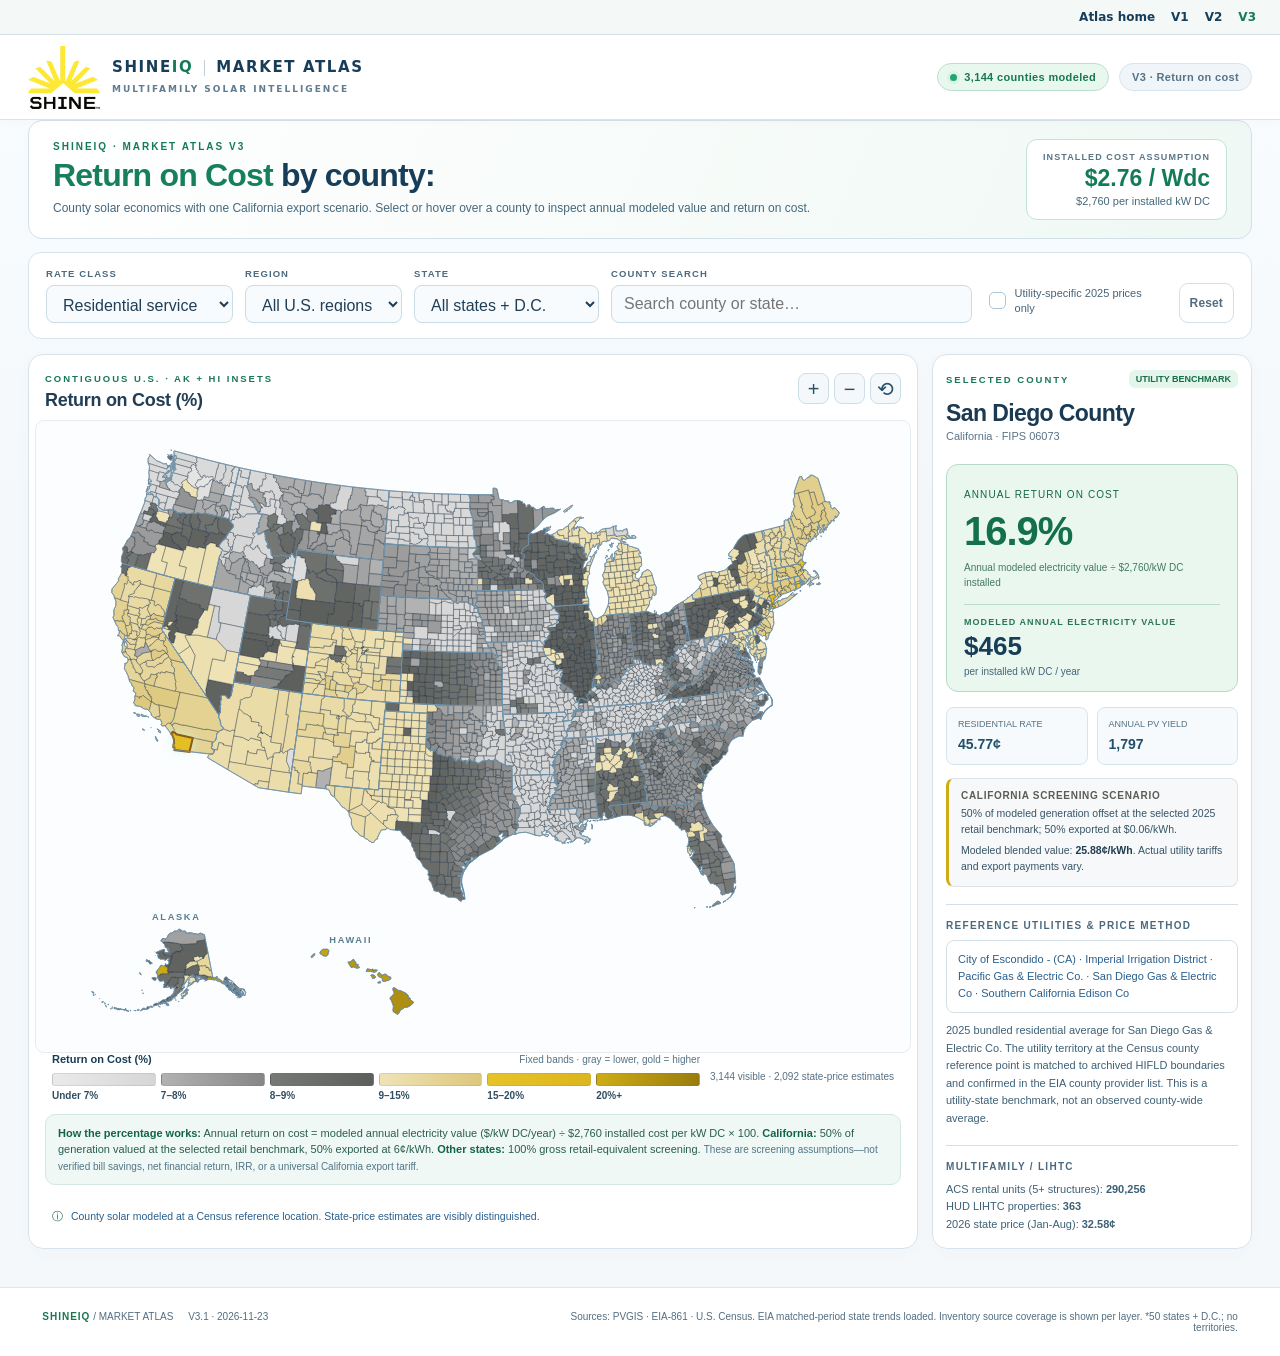
<file: index.html>
<!doctype html>
<html lang="en">
<head>
  <meta charset="utf-8" />
  <meta name="viewport" content="width=device-width, initial-scale=1" />
  <meta name="description" content="ShineIQ Market Atlas V3: county-level annual retail-value potential and annual return-on-cost screening at $2.76 per Wdc installed." />
  <meta name="theme-color" content="#f5f8fb" />
  <title>ShineIQ Market Atlas V3 | Annual Return on Cost</title>
  <link rel="stylesheet" href="assets/styles.css" />
<style id="atlas-brand-style">
.atlas-brand{display:inline-flex;align-items:center;gap:12px;flex:none;text-decoration:none;color:#173d59;font-family:Inter,ui-sans-serif,system-ui,-apple-system,"Segoe UI",sans-serif;letter-spacing:normal}
.atlas-brand img{display:block;width:72px;height:63px;object-fit:contain;flex:none}
.atlas-brand-copy{display:block}
.atlas-brand-title{display:flex;align-items:center;gap:11px;white-space:nowrap;font-size:15px;font-weight:780;letter-spacing:1.6px;line-height:1.3}
.atlas-brand-iq{color:#147b58}
.atlas-brand-separator{display:inline-block;width:1px;height:16px;background:#bfd0d8}
.atlas-brand-subtitle{display:block;margin-top:5px;font-size:9px;font-weight:600;letter-spacing:2px;line-height:1.4;color:#607c90;white-space:nowrap}
@media(max-width:650px){.atlas-brand{gap:9px}.atlas-brand img{width:60px;height:53px}.atlas-brand-title{font-size:12px;letter-spacing:1px;gap:8px}.atlas-brand-subtitle{font-size:7.5px;letter-spacing:1.3px}.topbar{height:auto;min-height:76px;flex-wrap:wrap;gap:10px;padding:12px 16px}.topbar>.top-actions{margin-left:auto}}
</style>
<style id="v3-single-lens-style">
/* V3: separate single-purpose public market-atlas view. V1 and V2 are not modified. */
/* Executive view: assumptions are available in the method note below the map. */
#mapSubtitle{display:none!important}

.hero,.stats-bar,.tabnav,.controls-panel,.ranked-panel,#openDataHub,#openExec,.detail-actions{display:none!important}
#tab-map .map-layout{grid-template-columns:minmax(0,1fr) minmax(275px,320px);gap:14px}
#tab-map .map-layout>.map-panel{grid-column:1;min-height:620px}
#tab-map .map-layout>.detail-panel{grid-column:2;min-height:0}
#tab-map .map-panel{padding:18px 16px}
.map-caveat [data-go-tab]{display:none!important}
.v3-intro{display:flex;align-items:center;justify-content:space-between;gap:22px;background:linear-gradient(112deg,#ffffff 0%,#eff8f4 100%);border:1px solid #d4e0e8;border-radius:14px;padding:18px 24px;margin-bottom:13px}
.v3-intro h1{font-size:clamp(22px,2.5vw,34px);line-height:1.12;letter-spacing:-.8px;color:#173d59;margin:6px 0 5px;font-weight:830}
.v3-intro h1 em{color:#16805b;font-style:normal}
.v3-intro p{margin:0;color:#46687d;font-size:12px;line-height:1.55}
.v3-kicker{color:#147b58;font-size:10px;font-weight:820;letter-spacing:2px;text-transform:uppercase}
.v3-assumption{flex:none;min-width:170px;border:1px solid #c4e4d4;background:#ffffff;border-radius:11px;padding:12px 16px;text-align:right}
.v3-assumption span{display:block;color:#5a7586;font-size:9px;font-weight:760;letter-spacing:1.1px}
.v3-assumption strong{display:block;font-size:23px;font-weight:870;color:#147b58;margin:3px 0}
.v3-assumption small{display:block;font-size:11px;color:#46687d}
.v3-metric-primary{padding:19px 17px 14px}
.v3-metric-primary strong{font-size:40px!important;line-height:1.1;letter-spacing:-1px;color:#136f4e}
.v3-metric-primary>p{font-size:10px;line-height:1.45;margin:8px 0 0!important;color:#467865}
.v3-retail-secondary{display:flex;flex-direction:column;border-top:1px solid #b8ddca;margin-top:14px;padding-top:12px}
.v3-retail-secondary small{font-size:9px;font-weight:800;color:#2b765a;letter-spacing:1.05px}
.v3-retail-secondary b{display:block;font-size:26px;color:#173d59;line-height:1.22;margin-top:4px;font-weight:850}
.v3-retail-secondary span{font-size:10px;color:#456579;margin-top:3px}
.v3-method-note{padding:10px 12px;margin-top:10px;background:#eff8f4;border:1px solid #d3e9df;border-radius:10px;color:#295d51;font-size:11px;line-height:1.5}
.v3-method-note strong{color:#126448}
.v3-method-note small{color:#517587;font-size:10px}
.map-tooltip{min-width:220px;max-width:282px}
.v3-tooltip-return{display:block;font-size:25px;line-height:1.14;font-weight:860;color:#147b58;margin:7px 0 6px}
.v3-tooltip-return small{display:block;font-size:9px;letter-spacing:.9px;color:#39765f;font-weight:800;line-height:1.5}
.v3-tooltip-value,.v3-tooltip-cost,.v3-tooltip-quality{display:block;font-size:11px;color:#294e64;line-height:1.5;margin-top:4px}
.v3-tooltip-quality{font-size:10px;color:#607b8b;border-top:1px solid #deeaee;padding-top:5px}
.detail-grid{grid-template-columns:repeat(2,minmax(0,1fr))}
@media(max-width:1090px){#tab-map .map-layout{grid-template-columns:minmax(0,1fr)}#tab-map .map-layout>.map-panel,#tab-map .map-layout>.detail-panel{grid-column:auto}.v3-intro{padding:14px 18px}.detail-panel{min-height:0}}
@media(max-width:640px){.v3-intro{flex-direction:column;align-items:stretch;gap:12px}.v3-assumption{text-align:left;min-width:0}.v3-intro h1{font-size:24px}.map-stage{min-height:330px}#usaMap{min-height:330px}.v3-metric-primary strong{font-size:34px!important}}

/* V3 Owen review: fixed % bins, sensitivity via shade gradients within each range */
#mapLegend:has(.v3-return-legend){flex:1;min-width:0;max-width:720px}
.v3-return-legend{width:100%;min-width:0;padding:3px 0}
.v3-return-legend-title{display:flex;justify-content:space-between;align-items:baseline;gap:14px;color:#173d59;margin-bottom:8px}
.v3-return-legend-title strong{font-size:11px;font-weight:800;color:#173d59}
.v3-return-legend-title span{font-size:10px;color:#557385}
.v3-return-legend-grid{display:grid;grid-template-columns:repeat(6,minmax(0,1fr));gap:5px}
.v3-return-band{min-width:0}
.v3-return-band i{display:block;height:13px;width:100%;border:1px solid #53687925;border-radius:3px}
.v3-return-band span{display:block;font-size:10px;font-weight:720;color:#304e62;white-space:nowrap;margin-top:4px;font-variant-numeric:tabular-nums}
@media(max-width:600px){.v3-return-legend-title{flex-direction:column;align-items:start;gap:3px}.v3-return-legend-grid{gap:3px}.v3-return-band span{font-size:9px}}

/* V3.1: visibly separate the California export scenario and Texas data provenance */
.v3-local-assumption{display:flex;flex-direction:column;gap:5px;margin-top:12px;margin-bottom:15px;padding:11px 12px;background:#f6f8fa;border:1px solid #dce4e8;border-left:3px solid #CEAC16;border-radius:8px;color:#375565}
.v3-local-assumption strong{font-size:10px;letter-spacing:.7px;color:#5B5C54;font-weight:800}
.v3-local-assumption span{display:block;font-size:10.5px;line-height:1.52}
.v3-local-assumption b{font-weight:800;color:#203d4d}
</style>
</head>
<body><nav aria-label="Atlas versions" style="display:flex;justify-content:flex-end;gap:16px;padding:10px 24px;background:#f4f8f7;border-bottom:1px solid #d4e0e8;font:600 12px system-ui;color:#163d59"><a style="color:inherit" href="/">Atlas home</a><a style="color:inherit" href="https://getshinebc.github.io/v1/">V1</a><a style="color:inherit" href="https://getshinebc.github.io/v2/">V2</a><a style="color:#147b58" href="/" aria-current="page">V3</a></nav>
<div class="app-shell" id="app">
  <header class="topbar">
    <a class="atlas-brand" href="/" aria-label="ShineIQ Market Atlas home"><img src="/shine-logo.png?v=2" alt="Shine" width="72" height="63"><span class="atlas-brand-copy"><span class="atlas-brand-title"><span>SHINE<span class="atlas-brand-iq">IQ</span></span><span class="atlas-brand-separator" aria-hidden="true"></span><span>MARKET ATLAS</span></span><span class="atlas-brand-subtitle">MULTIFAMILY SOLAR INTELLIGENCE</span></span></a>
    <div class="top-actions">
      <span class="chip chip-green"><span class="status-pulse"></span>3,144 counties modeled</span>
      <span class="chip chip-v2">V3 · Return on cost</span>
      <button id="openDataHub" class="btn btn-subtle"><span class="ico">▤</span> Data hub</button>
      <button id="openExec" class="btn btn-primary"><span class="ico">↗</span> Executive brief</button>
    </div>
  </header>
  <main>
    <section class="hero">
      <div class="hero-left">
        <div class="eyebrow"><span class="eyebrow-line"></span> NATIONAL MULTIFAMILY OPPORTUNITY INTELLIGENCE</div>
        <h1>Where <em>solar economics</em> meet <span>market opportunity.</span></h1>
        <p class="hero-copy">An auditable, county-level decision platform for energy value, solar productivity, multifamily concentration, and affordable-housing opportunity.</p>
        <div class="hero-links"><a target="_blank" rel="noopener" href="https://getshinebc.github.io/v1/">↗ Reference dashboard · V1</a><span class="hero-link-dot">·</span><span>Original national atlas</span></div>
      </div>
      <div class="hero-graphic" aria-hidden="true"><div class="hero-orb orb-one"></div><div class="hero-orb orb-two"></div><div class="hero-grid"></div><div class="hero-graphic-label"><span>50 STATES + D.C.*</span><strong>3,144</strong><small>COUNTY EQUIVALENTS</small></div></div>
    </section>
    <div class="stats-bar" id="statsBar"><div class="stat-skeleton">Preparing market metrics…</div></div>
    <nav class="tabnav" aria-label="Dashboard views">
      <button class="tab active" data-tab="map">▧ <span>Opportunity map</span></button>
      <button class="tab" data-tab="quadrant">⠿ <span>Price × solar</span></button>
      <button class="tab" data-tab="compare">⇄ <span>Market compare</span></button>
      <button class="tab" data-tab="inventory">▥ <span>Multifamily & LIHTC</span></button>
      <button class="tab" data-tab="economics">◈ <span>Economics lab</span></button>
      <button class="tab" data-tab="scoring">✦ <span>Market scoring</span></button>
      <button class="tab" data-tab="methods">ⓘ <span>Methods & sources</span></button>
    </nav>

    <!-- Contextual filter header stays consistent across analytical views. -->
    <section class="v3-intro" aria-label="Return-on-cost methodology"><div><div class="v3-kicker">SHINEIQ · MARKET ATLAS V3</div><h1><em>Return on Cost</em> by county:</h1><p>County solar economics with one California export scenario. Select or hover over a county to inspect annual modeled value and return on cost.</p></div><div class="v3-assumption"><span>INSTALLED COST ASSUMPTION</span><strong>$2.76 / Wdc</strong><small>$2,760 per installed kW DC</small></div></section><div class="filterbar">
      <div class="filtergroup"><label for="sectorSelect">RATE CLASS</label><select id="sectorSelect" aria-label="Electricity rate class"><option value="res">Residential service</option><option value="com">Commercial service</option></select></div>
      <div class="filtergroup"><label for="regionSelect">REGION</label><select id="regionSelect"><option value="all">All U.S. regions</option><option value="northeast">Northeast</option><option value="midwest">Midwest</option><option value="south">South</option><option value="west">West</option></select></div>
      <div class="filtergroup"><label for="stateSelect">STATE</label><select id="stateSelect"><option value="all">All states + D.C.</option></select></div>
      <div class="filtergroup filter-search"><label for="searchCounty">COUNTY SEARCH</label><input id="searchCounty" autocomplete="off" spellcheck="false" type="search" placeholder="Search county or state…" /></div>
      <label class="checkgroup" title="Only show counties with a utility-specific benchmark rather than a state estimate"><input id="localOnly" type="checkbox"/><span class="custom-check"></span><span>Utility-specific 2025 prices only</span></label>
      <button id="resetFilters" class="btn btn-minor">Reset</button>
    </div>

    <section id="tab-map" class="tab-panel active">
      <div class="map-layout">
        <aside class="panel controls-panel">
          <div class="panel-kicker">MAP INTELLIGENCE</div><h2>Choose your lens</h2>
          <p class="soft">Switch between the original screening measures and deeper v2 signals.</p>
          <div class="metric-options" id="metricOptions">
            <button class="metric-option active" data-metric="value"><span class="metric-symbol green">$</span><span><strong>Combined retail value</strong><small>kWh/kWdc/yr × $/kWh</small></span><span class="metric-chevron">›</span></button>
            <button class="metric-option" data-metric="high"><span class="metric-symbol orange">◆</span><span><strong>High on both</strong><small>Top third in price & solar</small></span><span class="metric-chevron">›</span></button>
            <button class="metric-option" data-metric="price"><span class="metric-symbol purple">¢</span><span><strong>Electricity price</strong><small>2025 EIA sector benchmark</small></span><span class="metric-chevron">›</span></button>
            <button class="metric-option" data-metric="solar"><span class="metric-symbol blue">☼</span><span><strong>Solar yield</strong><small>kWh per kWdc annually</small></span><span class="metric-chevron">›</span></button>
            <button class="metric-option" data-metric="score"><span class="metric-symbol green">✦</span><span><strong>Shine market score</strong><small>Configurable v2 priorities</small></span><span class="metric-chevron">›</span></button>
            <button class="metric-option" data-metric="multifamily"><span class="metric-symbol purple">▥</span><span><strong>Multifamily footprint</strong><small>ACS 5+ unit rental homes</small></span><span class="metric-chevron">›</span></button>
            <button class="metric-option" data-metric="lihtc"><span class="metric-symbol orange">⌂</span><span><strong>LIHTC properties</strong><small>HUD historical project inventory</small></span><span class="metric-chevron">›</span></button>
            <button class="metric-option" data-metric="change"><span class="metric-symbol blue">↗</span><span><strong>2025 → 2026 rate shift</strong><small>EIA state trends · Jan-Aug YTD</small></span><span class="metric-chevron">›</span></button>
          </div>
          <div class="data-coverage-mini" id="coverageMini"></div>
        </aside>
        <div class="panel map-panel">
          <div class="panel-head"><div><div class="panel-kicker">CONTIGUOUS U.S. · AK + HI INSETS</div><h2 id="mapTitle">Return on Cost (%)</h2><p class="soft" id="mapSubtitle">Annual modeled electricity value ÷ $2,760/kW DC; CA: 50% at retail + 50% at 6¢ export; other states: gross retail-equivalent. Not actual savings.</p></div><div class="map-top-actions"><button id="zoomIn" class="round-btn" aria-label="Zoom in">+</button><button id="zoomOut" class="round-btn" aria-label="Zoom out">−</button><button id="zoomReset" class="round-btn" aria-label="Reset map zoom">⟲</button></div></div>
          <div id="layerNotice" class="layer-notice" role="status" hidden></div><div class="map-stage" id="mapStage"><svg id="usaMap" role="img" aria-label="Interactive US county opportunity choropleth" viewBox="0 0 1040 711" preserveAspectRatio="xMidYMid meet"><g id="countyShapes"></g><g id="stateOutlines" pointer-events="none"></g><g id="mapLabels" pointer-events="none"><text x="138" y="575">ALASKA</text><text x="349" y="602">HAWAII</text></g></svg><div id="mapTooltip" class="map-tooltip" hidden></div></div>
          <div class="map-footer"><div class="legend" id="mapLegend"></div><div class="map-status" id="mapStatus"></div></div>
          <div class="v3-method-note"><strong>How the percentage works:</strong> Annual return on cost = modeled annual electricity value ($/kW DC/year) ÷ $2,760 installed cost per kW DC × 100. <strong>California:</strong> 50% of generation valued at the selected retail benchmark, 50% exported at 6¢/kWh. <strong>Other states:</strong> 100% gross retail-equivalent screening. <small>These are screening assumptions—not verified bill savings, net financial return, IRR, or a universal California export tariff.</small></div><div class="map-caveat"><span class="caveat-icon">ⓘ</span> County solar modeled at a Census reference location. State-price estimates are visibly distinguished. <button class="linklike" data-go-tab="methods">How to read this</button></div>
        </div>
        <aside class="panel detail-panel" id="countyDetail"><div class="detail-placeholder"><span class="detail-graphic">◎</span><h3>Explore any county</h3><p>Select a county on the map to inspect price, modeled solar yield, reference utilities, and data quality.</p></div></aside>
      </div>
      <div class="panel ranked-panel"><div class="panel-head flex-head"><div><div class="panel-kicker">COUNTY LEADERBOARD</div><h2 id="rankingTitle">Top U.S. markets by annual retail value</h2></div><div class="ranking-actions"><select id="rankCount" aria-label="Number of markets"><option value="25">Top 25</option><option value="50">Top 50</option><option value="100">Top 100</option></select><button class="btn btn-subtle" id="exportRankings">↓ Export CSV</button></div></div><div class="table-scroll"><table id="rankTable"><thead><tr><th>RANK</th><th>COUNTY</th><th>RATE CLASS BENCHMARK</th><th>PV YIELD</th><th>VALUE / kWdc / YR</th><th>RATE SOURCE</th><th>ACTION</th></tr></thead><tbody></tbody></table></div></div>
    </section>

    <section id="tab-quadrant" class="tab-panel">
      <div class="two-panel-grid wide-left"><div class="panel chart-panel"><div class="panel-head"><div><div class="panel-kicker">THE CEO VIEW</div><h2>The upper-right corner is the opportunity</h2><p class="soft">Every dot is one county. Upper-right: top third on both electricity price and annual solar yield.</p></div><span class="chip chip-green">Dynamic filters</span></div><div class="scatter-wrapper"><svg id="scatterPlot" viewBox="0 0 970 540" role="img" aria-label="Interactive scatterplot of county electricity price against annual solar yield"></svg></div><div class="scatter-footer"><div><span class="legend-dot mint"></span> High on both <span class="legend-dot gray"></span> Other counties</div><div id="scatterCount">–</div></div></div><div class="panel scatter-detail"><div class="panel-kicker">QUADRANT EXPLAINED</div><h2>Not just the sunniest.</h2><p>The best screened markets combine high-priced electricity with high PV output. A high combined dollar value can still come from one exceptionally strong input; the quadrant requires <strong>both</strong> to be strong.</p><div class="threshold-card"><small>PRICE THRESHOLD</small><strong id="priceThreshold">–</strong><span>Two-thirds national quantile</span></div><div class="threshold-card"><small>SOLAR THRESHOLD</small><strong>1,449 kWh/kWdc</strong><span>Two-thirds national quantile</span></div><div class="threshold-card accent"><small>QUALIFYING COUNTIES IN VIEW</small><strong id="hiBothCount">–</strong><span>Fixed nationwide cutoffs</span></div><button id="viewHighMap" class="btn btn-primary full">View high-on-both map →</button></div></div>
    </section>

    <section id="tab-compare" class="tab-panel"><div class="panel"><div class="panel-head"><div><div class="panel-kicker">INTERACTIVE MARKET COMPARISON</div><h2>Put up to five counties side by side</h2><p class="soft">Use map selections or search below. Prices, specific yields, and confidence remain visible together.</p></div><button id="clearCompare" class="btn btn-subtle">Clear comparison</button></div><div class="compare-picker"><input type="search" id="compareSearch" placeholder="Find a county to add…" autocomplete="off" /><div id="compareResults" class="picker-results" hidden></div></div><div id="compareChips" class="selected-chips"></div><div id="compareChart" class="compare-chart"></div><div id="compareTable" class="compare-table table-scroll"></div></div></section>

    <section id="tab-inventory" class="tab-panel"><div class="two-panel-grid"><div class="panel"><div class="panel-kicker">HOUSING CONCENTRATION</div><h2>Solar value is only half the market.</h2><p class="soft">Overlay actual rental multifamily concentration and affordable-housing opportunities. These are separate from the county solar/electricity calculations.</p><div class="inventory-cards" id="inventoryStats"></div><p id="inventoryAudit" class="source-note"></p><div class="inventory-source"><div class="source-icon">▥</div><div><strong>U.S. Census ACS — 5+ unit renter-occupied homes</strong><p>County-level renter-occupied units in structures with five or more apartments (B25032). This is unit stock, <em>not</em> building counts.</p></div><div id="acsTag" class="source-tag">NOT LOADED</div></div><div class="inventory-source"><div class="source-icon">⌂</div><div><strong>HUD LIHTC — property-level inventory</strong><p>County project and unit counts from HUD-reported LIHTC records. This is housing stock, not a list of current solar leads.</p></div><div id="lihtcTag" class="source-tag">NOT LOADED</div></div><div class="panel-buttons"><button id="inventoryImport" class="btn btn-primary">Import verified inventory →</button><a class="btn btn-subtle" href="https://www.huduser.gov/portal/datasets/lihtc/property.html" target="_blank" rel="noopener">HUD source ↗</a></div></div><div class="panel"><div class="panel-kicker">COVERAGE-FIRST RANKING</div><h2>Which counties contain the opportunity?</h2><div id="inventoryTableArea" class="table-scroll"><p class="empty-note">No verified county inventory has been loaded. Import ACS/HUD counts to activate the density ranking. The existing solar/rate data is still complete.</p></div><div class="source-note">ShineScout / HubSpot lead overlays should be added later as access-controlled company data, never silently mixed into public national inventory.</div></div></div></section>

    <section id="tab-economics" class="tab-panel"><div class="two-panel-grid"><div class="panel scenario-form"><div class="panel-kicker">PROJECT-SCALE SENSITIVITY</div><h2>What could solar be worth at a multifamily property?</h2><p class="soft">An indicative calculation using the selected county yield and adjustable utility/ownership assumptions. <strong>Not</strong> a proposal, NEM forecast, or actual bill-savings estimate.</p><div class="input-grid"><label>COUNTY<select id="scenarioCounty"></select></label><label>METERING ARRANGEMENT<select id="meterMode"><option value="common">Master / common-area meter</option><option value="tenant">Tenant meters — no verified allocation</option><option value="vnm">Tenant meters — hypothetical allocation agreement</option></select></label><label>DC SYSTEM SIZE (kW)<input id="systemKw" type="number" min="1" max="100000" step="5" value="100"/></label><label>INSTALL COST ($/W DC)<input id="costPerW" type="number" min="0.2" max="20" step="0.05" value="2.76"/></label><label>SELF-CONSUMED ENERGY (%)<input id="selfConsumed" type="range" min="0" max="100" value="70"/><span class="field-value" id="selfConsumedVal">70%</span></label><label>EXPORT CREDIT (% OF RETAIL)<input id="exportRatio" type="range" min="0" max="150" value="30"/><span class="field-value" id="exportRatioVal">30%</span></label><label>OWNER-CAPTURED SHARE (%)<input id="ownerCapture" type="range" min="0" max="100" value="100"/><span class="field-value" id="ownerCaptureVal">100%</span></label><label>PRICE OVERRIDE (¢/kWh, optional)<input id="rateOverride" type="number" min="0" max="200" step="0.1" placeholder="Use county benchmark" /></label></div><div class="scenario-warning" id="scenarioWarning"></div></div><div class="panel scenario-results"><div class="panel-kicker">ILLUSTRATIVE OUTPUT</div><h2>Annual energy & potential value</h2><div id="scenarioKpis" class="scenario-kpis"></div><div class="monthly-head"><h3>Monthly production for this system</h3><small>PVGIS modeled shape · kWh AC</small></div><div id="monthlyBars" class="monthly-bars"></div><div id="scenarioFormula" class="formula-block"></div><div class="source-note">Does not include storage, demand charges, time-of-use matching, system shading, tax benefits, inflation, degradation, financing, interconnection cost, or individual tariff validation. Positive modeled value is not necessarily realizable by the asset owner.</div></div></div></section>

    <section id="tab-scoring" class="tab-panel"><div class="two-panel-grid wide-left"><div class="panel"><div class="panel-kicker">CUSTOM STRATEGY MODEL</div><h2>Create a transparent market-priority ranking</h2><p class="soft">Weights operate on percentile-normalized county measures. Missing inventory inputs are never invented; unavailable factors are excluded and all active weights are renormalized.</p><div class="weight-controls" id="weightsBox"></div><div class="score-notice" id="scoreNotice"></div><div class="score-actions"><button class="btn btn-primary" id="applyScoreMap">Map this market score →</button><button class="btn btn-subtle" id="resetWeights">Reset weights</button><button class="btn btn-subtle" id="exportScores">↓ Export scores</button></div><div class="table-scroll"><table id="scoreTable"><thead><tr><th>RANK</th><th>COUNTY</th><th>MARKET SCORE</th><th>RETAIL VALUE</th><th>PV YIELD</th><th>RATE QUALITY</th></tr></thead><tbody></tbody></table></div></div><div class="panel"><div class="panel-kicker">MODEL GOVERNANCE</div><h2>Auditable by design.</h2><div class="score-explain"><div class="score-step"><span>01</span><div><strong>Value</strong><p>County price × standardized annual PV output. Existing v1 method preserved.</p></div></div><div class="score-step"><span>02</span><div><strong>Solar potential</strong><p>Standardized PVGIS 20° south-facing 1 kWdc system output.</p></div></div><div class="score-step"><span>03</span><div><strong>Multifamily depth</strong><p>Renter-occupied units in 5+ unit structures, when verified ACS data is loaded.</p></div></div><div class="score-step"><span>04</span><div><strong>LIHTC presence</strong><p>County LIHTC property count, when verified HUD data is loaded.</p></div></div><div class="score-step"><span>05</span><div><strong>Data confidence</strong><p>Utility-specific benchmark ranked above fallback state average.</p></div></div></div><div class="source-note">A market score is a screening aid, not a financial underwriting prediction. Housing inventory must be loaded to fully activate housing factors.</div></div></div></section>

    <section id="tab-methods" class="tab-panel"><div class="panel methods-panel"><div class="panel-kicker">AUDIT TRAIL</div><h2>What the numbers mean—and what they don't.</h2><div class="method-grid"><div class="method-item"><div class="method-index">01</div><h3>Solar productivity</h3><p><strong>kWh AC per kW DC annually.</strong> PVGIS 5.3 with ERA5 historical weather (2005–2023), crystalline silicon, 20° fixed tilt, south-facing, ventilated mounting, 14% system-loss input. One Census county internal reference point per county. Same setup everywhere. The 595 W estimate is yield multiplied by 0.595.</p><a href="https://joint-research-centre.ec.europa.eu/photovoltaic-geographical-information-system-pvgis/using-pvgis-5_en" target="_blank" rel="noopener">PVGIS official documentation ↗</a></div><div class="method-item"><div class="method-index">02</div><h3>Electricity price</h3><p><strong>2025 EIA annual realized average $/kWh.</strong> Utility-specific benchmark where a defensible territory assignment is available, or an explicitly labeled state average. Includes fixed-charge revenue. Not a marginal avoided-cost tariff or solar net-metering rate. Residential and commercial sectors stay separate.</p><a href="https://www.eia.gov/electricity/data/eia861/" target="_blank" rel="noopener">EIA-861 electricity data ↗</a></div><div class="method-item"><div class="method-index">03</div><h3>Combined value</h3><p><strong>Modeled annual kWh/kWdc × EIA average retail $/kWh = annual dollars/kWdc.</strong> A gross retail-value screening index, not a building's actual achievable savings or a return-on-investment calculation.</p><a href="data/Shine_Multifamily_Solar_All_Counties_v1.csv" download>Download original county study ↗</a></div><div class="method-item"><div class="method-index">04</div><h3>High on both</h3><p>Both rate and solar yield at or above the national two-thirds quantile (equal weight per county). Thresholds remain fixed under geographic filtering. A high combined value does not guarantee passing this two-factor test.</p></div><div class="method-item"><div class="method-index">05</div><h3>Multifamily inventory</h3><p>2024 ACS five-year B25032 counts renter-occupied homes in 5+ unit structures, not the number of apartment buildings. HUD LIHTC records are historical properties placed in service, not current sales prospects. These layers are populated only when the official inventory source files are bundled by the build or explicitly imported. A missing dataset remains unknown, never zero. Distinct HUD IDs may represent separate phases or repeat awards at the same site.</p><a href="https://data.census.gov/table/ACSDT5Y2024.B25032" target="_blank" rel="noopener">ACS B25032 ↗</a><a href="https://www.huduser.gov/portal/datasets/lihtc/property.html" target="_blank" rel="noopener">HUD LIHTC database ↗</a></div><div class="method-item"><div class="method-index">06</div><h3>Multifamily tariffs / ETB</h3><p>Tenant meters may take residential rates; common/master meters can use either sector. Real bill savings requires actual schedules, self-consumption, export tariffs, eligibility, and ownership allocation. No ETB tariff rates are claimed to be imported until the harvest ZIP is supplied.</p></div><div class="method-item"><div class="method-index">07</div><h3>Solar geographic refinement</h3><p>V2 includes an executable multi-point PVGIS validation script and importer. Until that rerun is performed, the base map still uses the original single county reference point; a neighboring-county difference is not a substitute for within-county simulation.</p></div><div class="method-item"><div class="method-index">08</div><h3>2026 price comparison</h3><p>The rate-shift layer compares EIA state residential or commercial averages for <strong>January-August 2026 versus January-August 2025</strong> (Electric Power Monthly Table 5.6.B; released October 23, 2026). 2026 is preliminary. Each county inherits its state result; this is not a utility-specific tariff change and it does not replace the original 2025 annual benchmark. Optional ETB tariff snapshots remain separate.</p></div></div><div class="method-footer">ShineIQ V2 is a new standalone codebase. The existing Shine Multifamily Solar Opportunity V1 site and deployment have not been modified.</div></div></section>

  </main>
  <footer class="footer"><div><strong>SHINEIQ</strong> / MARKET ATLAS <span>V3.1 · 2026-11-23</span></div><div>Sources: PVGIS · EIA-861 · U.S. Census. EIA matched-period state trends loaded. Inventory source coverage is shown per layer. *50 states + D.C.; no territories.</div></footer>
</div>

<div class="modal-backdrop" id="dataHubModal" hidden><section class="modal" role="dialog" aria-modal="true" aria-labelledby="dataHubTitle"><div class="modal-head"><div><div class="panel-kicker">DATA PROVENANCE & IMPORTS</div><h2 id="dataHubTitle">Data sources and optional imports</h2></div><button class="modal-close" data-close-modal="dataHubModal" aria-label="Close">×</button></div><p class="soft">The EIA state rate-change dataset is bundled for every visitor. Bundled inventory also persists for all visitors once the publishing build installs it. Optional CSV imports stay only in this browser session and are not automatically shared or saved. The original 2025 and solar baselines remain immutable.</p><div id="dataHubCoverage" class="datahub-coverage"></div><div class="import-grid"><div class="import-card"><span class="import-icon">▥</span><strong>2024 ACS multifamily stock</strong><p>County FIPS, renter 5+ units. Accepts the raw ACS B25032 output or simplified county CSV.</p><label class="btn btn-subtle upload-button">Upload ACS CSV<input type="file" id="uploadAcs" accept=".csv,text/csv" hidden/></label></div><div class="import-card"><span class="import-icon">⌂</span><strong>HUD LIHTC inventory</strong><p>County property rows or preaggregated county counts. If uploading property rows, duplicates require source-side review.</p><label class="btn btn-subtle upload-button">Upload LIHTC CSV<input type="file" id="uploadLihtc" accept=".csv,text/csv" hidden/></label></div><div class="import-card"><span class="import-icon">↗</span><strong>2026 electricity / ETB</strong><p>EIA Jan-Aug 2025/2026 state averages are bundled. Optional ETB tariff snapshots are kept separate; they never overwrite this matched-period comparison.</p><label class="btn btn-subtle upload-button">Upload tariff CSV<input type="file" id="uploadRates" accept=".csv,text/csv" hidden/></label></div><div class="import-card"><span class="import-icon">☼</span><strong>Multi-point solar validation</strong><p>Load results from the included PVGIS county spatial refinement script; never mix model assumptions.</p><label class="btn btn-subtle upload-button">Upload PVGIS CSV<input type="file" id="uploadSolar" accept=".csv,text/csv" hidden/></label></div></div><div id="importMessage" class="import-message" aria-live="polite"></div><div class="modal-foot"><a href="data/IMPORT_GUIDE.md" download>Import specifications ↗</a><button class="btn btn-primary" data-close-modal="dataHubModal">Done</button></div></section></div>

<div class="modal-backdrop" id="execModal" hidden><section class="modal executive-modal" role="dialog" aria-modal="true" aria-labelledby="executiveTitle"><div class="modal-head"><div><div class="panel-kicker">LEADERSHIP BRIEF</div><h2 id="executiveTitle">Shine | National Solar Market Opportunity</h2></div><button class="modal-close" data-close-modal="execModal" aria-label="Close">×</button></div><div id="executiveBody"></div><div class="modal-foot"><button id="copyBrief" class="btn btn-subtle">Copy summary</button><button id="printBrief" class="btn btn-primary">Print / Save PDF ↗</button></div></section></div>

<div class="toast" id="toast" aria-live="polite" hidden></div>
<script src="assets/data.js"></script>
<script src="assets/geometry.js"></script>
<script src="assets/enrichment-data.js"></script>
<script src="assets/app.js?v=20261123-ca-export-tx-audit-v31"></script>
</body>
</html>
</file>
<file: assets/styles.css>
:root{color-scheme:light;--bg:#081321;--deep:#091827;--panel:#0d1e30;--panel2:#11263a;--panel3:#172d41;--border:#274155;--border-weak:#1f3346;--txt:#edf5f6;--muted:#94aabb;--faint:#647e92;--mint:#8be6b1;--teal:#3dd49e;--orange:#ffc56f;--purple:#c7a7ff;--blue:#85c5ff;--shadow:0 20px 80px #163b5612}
*{box-sizing:border-box}html{scroll-behavior:smooth}body{margin:0;font-family:Inter,"Segoe UI",Roboto,Helvetica,Arial,sans-serif;background:var(--bg);color:var(--txt);-webkit-font-smoothing:antialiased}button,input,select{font:inherit}button{cursor:pointer}a{color:#17654f;text-decoration:none}a:hover{text-decoration:underline}button:focus-visible,input:focus-visible,select:focus-visible,a:focus-visible{outline:2px solid #78ecb9;outline-offset:3px}
.app-shell{min-height:100vh;background:radial-gradient(ellipse at 80% -2%,#f0f5f8,transparent 30%),linear-gradient(180deg,#ffffff 0%,#ffffff 55%)}.topbar{height:85px;padding:0 clamp(18px,3.3vw,72px);display:flex;justify-content:space-between;align-items:center;border-bottom:1px solid #d4e0e8;background:#ffffff;position:sticky;top:0;z-index:80;backdrop-filter:blur(14px)}.brand{display:flex;align-items:center;gap:12px}.brand-mark{color:#17654f;width:40px;height:40px;display:flex;align-items:center;justify-content:center;background:#ffffff;border:1px solid #d4e0e8;border-radius:12px}.brand-main{font-size:15px;font-weight:780;letter-spacing:1.6px;white-space:nowrap}.brand-main>span:first-child{color:#17654f}.brand-sub{font-size:10px;letter-spacing:2.1px;color:var(--muted);margin-top:3px;text-transform:uppercase;font-weight:600}.brand-divider{display:inline-block;width:1px;height:16px;vertical-align:-3px;background:#eaf2f6;margin:0 11px}.top-actions{display:flex;gap:10px;align-items:center}.chip{border:1px solid var(--border);background:#ffffff;color:#506578;border-radius:999px;padding:7px 12px;font-size:11px;font-weight:700;letter-spacing:.35px;white-space:nowrap}.chip-green{color:var(--mint);border-color:#d4e0e8;background:#ffffff}.chip-v2{color:#285f8e}.status-pulse{display:inline-block;width:7px;height:7px;margin-right:7px;border-radius:50%;background:#4ce3a0;box-shadow:0 0 10px #163b5612}.btn{border-radius:9px;padding:10px 14px;border:1px solid transparent;font-size:12px;font-weight:740;letter-spacing:.15px;display:inline-flex;align-items:center;justify-content:center;gap:8px;line-height:1.2;text-decoration:none;transition:background .16s,border .16s,color .16s,transform .16s}.btn:hover{text-decoration:none;transform:translateY(-1px)}.btn-primary{background:#88e7b4;color:#0b2b28;border-color:#8de5b9;box-shadow:0 4px 20px #163b5612}.btn-primary:hover{background:#b2f5d3}.btn-subtle{background:#f0f5f8;border-color:#d4e0e8;color:#285f8e}.btn-subtle:hover{background:#f0f5f8}.btn-minor{padding:12px 10px;background:transparent;color:#285f8e;border-color:#d4e0e8}.btn-minor:hover{background:#f0f5f8}.ico{font-size:17px;line-height:1}
main{width:min(100%,1840px);margin:auto;padding:0 clamp(18px,3.3vw,72px) 38px}.hero{min-height:236px;position:relative;display:flex;align-items:center;justify-content:space-between;overflow:hidden;border-bottom:1px solid #d4e0e8;padding:37px 0 30px}.hero-left{position:relative;z-index:2;max-width:830px}.eyebrow{display:flex;align-items:center;gap:8px;color:#17654f;font-size:10px;font-weight:760;letter-spacing:2.5px;margin-bottom:13px}.eyebrow-line{display:block;width:26px;height:2px;background:#6bdfb2}.hero h1{margin:0;font-size:clamp(30px,3.3vw,56px);letter-spacing:-1.8px;font-weight:710;line-height:1.09;max-width:820px}.hero h1 em{color:#17654f;font-style:normal}.hero h1 span{color:#285f8e}.hero-copy{font-size:14px;line-height:1.7;color:#285f8e;max-width:690px;margin:16px 0 15px}.hero-links{display:flex;align-items:center;gap:10px;font-size:11px;color:var(--faint)}.hero-links>a{font-weight:750;color:#17654f}.hero-link-dot{font-size:15px;color:#436377}.hero-graphic{width:370px;height:240px;position:absolute;right:40px;top:-10px;opacity:.75}.hero-grid{position:absolute;inset:20px;transform:rotate(-8deg);background-image:linear-gradient(#eaf2f6 1px,transparent 1px),linear-gradient(90deg,#eaf2f6 1px,transparent 1px);background-size:28px 28px;mask-image:radial-gradient(ellipse,#000,transparent 75%)}.hero-orb{position:absolute;border:1px solid #5ce3a070;border-radius:50%;box-shadow:inset 0 0 60px #163b5612,0 0 70px #163b5612}.orb-one{width:218px;height:218px;top:5px;left:30px}.orb-two{width:125px;height:125px;top:52px;left:78px;border-style:dashed}.hero-graphic-label{position:absolute;right:0;top:75px;text-align:right}.hero-graphic-label span{display:block;font-size:10px;color:#17654f;letter-spacing:2px}.hero-graphic-label strong{font-size:47px;line-height:1.2;color:#17654f;font-weight:730;letter-spacing:-2px;display:block}.hero-graphic-label small{font-size:10px;letter-spacing:2px;color:#17654f}
.stats-bar{display:grid;grid-template-columns:repeat(5,minmax(0,1fr));gap:10px;margin:23px 0}.stat{padding:17px 18px 15px;background:linear-gradient(145deg,#ffffff,#ffffff);border:1px solid #d4e0e8;border-radius:12px;min-height:104px;position:relative;overflow:hidden}.stat::after{content:"";position:absolute;right:-17px;bottom:-45px;width:95px;height:95px;border:1px solid #d4e0e8;border-radius:50%;pointer-events:none}.stat-label{font-size:9.5px;letter-spacing:1.5px;font-weight:720;color:#285f8e;text-transform:uppercase}.stat-value{font-size:clamp(21px,2.25vw,36px);margin-top:9px;font-weight:720;letter-spacing:-.8px;white-space:nowrap}.stat-value.mint{color:#17654f}.stat-sub{font-size:10px;color:var(--muted);margin-top:5px}.stat-skeleton{color:var(--muted);padding:20px}.tabnav{display:flex;flex-wrap:wrap;gap:7px;padding:7px;border:1px solid #d4e0e8;border-radius:14px;background:#ffffff;align-items:center;margin:24px 0 14px}.tab{background:transparent;border:1px solid transparent;color:#285f8e;border-radius:9px;padding:12px 14px;font-size:12px;font-weight:740;white-space:nowrap;display:flex;align-items:center;gap:9px;transition:.15s}.tab:hover{background:#f0f5f8;color:#17654f}.tab.active{background:#f0f5f8;color:#17654f;border-color:#d4e0e8;box-shadow:0 0 16px #163b5612}.filterbar{display:flex;flex-wrap:wrap;gap:12px;align-items:end;padding:15px 17px;border:1px solid #d4e0e8;background:#ffffff;border-radius:13px;margin-bottom:15px}.filtergroup{display:flex;flex-direction:column;gap:6px;min-width:130px}.filtergroup label,.input-grid label,.field-label{color:#285f8e;font-size:9.5px;letter-spacing:1.1px;font-weight:750}.filtergroup select,.filtergroup input,.ranked-panel select,.input-grid select,.input-grid input[type=number],.compare-picker input{border:1px solid #d4e0e8;background:#ffffff;color:#285f8e;border-radius:8px;padding:10px 12px;height:38px;outline:0;max-width:100%}.filtergroup select:focus,.filtergroup input:focus,.input-grid input:focus,.input-grid select:focus,.compare-picker input:focus{border-color:#67dba8;box-shadow:0 0 0 3px #163b5612}.filtergroup select{min-width:155px}.filter-search{flex:1;min-width:190px}.filter-search input{width:100%}.checkgroup{cursor:pointer;display:flex;gap:9px;align-items:center;margin:0 3px 8px 5px;font-size:11px;color:#285f8e;max-width:175px;line-height:1.3;position:relative}.checkgroup input{position:absolute;opacity:0;width:21px;height:21px}.custom-check{width:17px;min-width:17px;height:17px;border-radius:5px;border:1px solid #d4e0e8;background:#ffffff;display:flex;align-items:center;justify-content:center}.checkgroup input:checked+.custom-check{background:#69d99c;border-color:#69d99c}.checkgroup input:checked+.custom-check::after{content:'✓';font-size:12px;color:#0d251e;font-weight:800}.checkgroup input:focus-visible+.custom-check{outline:2px solid #8aeabc;outline-offset:2px}
.panel{background:linear-gradient(155deg,#ffffff,#ffffff);border:1px solid #d4e0e8;border-radius:15px;padding:21px;min-width:0}.panel h2{font-size:17px;font-weight:750;letter-spacing:-.3px;margin:6px 0 6px}.panel h3{margin:9px 0;font-size:14px}.panel p{line-height:1.62}.panel-kicker{font-size:9.5px;font-weight:820;letter-spacing:2px;color:#17654f;text-transform:uppercase}.soft{font-size:12px;line-height:1.56;color:#285f8e;margin:7px 0 13px}.tab-panel{display:none}.tab-panel.active{display:block}.map-layout{display:grid;grid-template-columns:minmax(225px,260px) minmax(460px,1fr) minmax(255px,300px);align-items:stretch;gap:12px}.controls-panel{padding:21px 14px}.controls-panel .panel-kicker,.controls-panel h2,.controls-panel>p{margin-left:8px;margin-right:8px}.metric-options{display:flex;flex-direction:column;gap:5px;margin-top:18px}.metric-option{display:flex;text-align:left;width:100%;gap:10px;align-items:center;border-radius:10px;padding:11px 9px;background:transparent;border:1px solid transparent;color:#285f8e}.metric-option:hover{background:#f0f5f8;border-color:#d4e0e8}.metric-option.active{border-color:#d4e0e8;background:#ffffff}.metric-option>span:nth-child(2){flex:1;min-width:0}.metric-option strong{font-size:11px;display:block;font-weight:790}.metric-option small{font-size:9.5px;color:#506578;line-height:1.3;display:block;margin-top:4px}.metric-symbol{display:flex;width:33px;height:33px;min-width:33px;border-radius:9px;align-items:center;justify-content:center;font-size:17px;font-weight:800}.metric-symbol.green{color:#17654f;background:#f0f5f8}.metric-symbol.purple{color:#77549c;background:#f0f5f8}.metric-symbol.blue{color:#285f8e;background:#f0f5f8}.metric-symbol.orange{color:#8a5a16;background:#f0f5f8}.metric-chevron{color:#6d95a7;font-size:21px}.data-coverage-mini{border-top:1px solid #d4e0e8;margin:19px 7px 0;padding-top:17px}.coverage-heading{font-size:9.5px;letter-spacing:1.2px;font-weight:800;color:#506578}.coverage-row{display:flex;justify-content:space-between;gap:8px;margin-top:10px;color:#285f8e;font-size:10px}.coverage-row strong{color:#17654f}.coverage-bar{height:5px;background:#f0f5f8;border-radius:99px;overflow:hidden;margin-top:6px}.coverage-bar span{height:100%;display:block;background:linear-gradient(90deg,#eaf2f6,#a6e6af);border-radius:99px}.coverage-caveat{margin-top:14px;font-size:10px;line-height:1.6;color:#829eac}.coverage-caveat button{background:none;border:0;color:#17654f;text-decoration:underline;font-size:10px;padding:0}
.map-panel{padding:21px 18px;display:flex;flex-direction:column;min-height:647px}.panel-head{display:flex;align-items:start;justify-content:space-between;gap:15px}.panel-head h2{font-size:18px}.map-top-actions{display:flex;gap:5px}.round-btn{width:31px;height:31px;border-radius:8px;border:1px solid #d4e0e8;background:#f0f5f8;color:#285f8e;font-size:20px;display:flex;align-items:center;justify-content:center;line-height:1}.round-btn:hover{background:#f0f5f8}.map-stage{position:relative;flex:1;min-height:475px;display:flex;align-items:center;justify-content:center;margin:3px -10px -5px;overflow:hidden;background:radial-gradient(ellipse at 42% 38%,#ffffff 5%,#ffffff 67%);border-radius:9px;touch-action:none}#usaMap{display:block;width:100%;height:100%;min-height:480px;max-height:620px;user-select:none;touch-action:none}#usaMap path.county{stroke:#132537;stroke-width:.37;vector-effect:non-scaling-stroke;transition:fill .18s,opacity .18s;cursor:pointer;pointer-events:all}#usaMap path.county:hover{stroke:#17654f;stroke-width:1.45;filter:drop-shadow(0 0 3px #ddffee99)}#usaMap path.county.selected{stroke:#8a5a16;stroke-width:2;filter:drop-shadow(0 0 5px #cbfbe5bb)}#stateOutlines path{fill:none;stroke:#285f8e;stroke-width:.85;vector-effect:non-scaling-stroke}#mapLabels text{fill:#719da9;font-size:11px;letter-spacing:2px;font-weight:750}.map-tooltip{position:absolute;pointer-events:none;max-width:270px;padding:12px 14px;background:#f7fbf7;color:#15312f;border:1px solid #91e2b6;border-radius:9px;box-shadow:var(--shadow);font-size:12px;z-index:5;line-height:1.6}.map-tooltip b{font-size:12px}.map-tooltip .tool-stat{font-size:16px;font-weight:850;color:#15523c}.map-footer{margin:2px 7px 0;display:flex;gap:10px;justify-content:space-between;align-items:center}.legend{display:flex;gap:9px;align-items:center;min-width:0}.legend-caption{font-size:10px;color:#285f8e;white-space:nowrap}.legend-gradient{height:7px;width:125px;border-radius:99px;background:linear-gradient(90deg,#f0f5f8,#f0f5f8,#5ddaab,#f8da86)}.legend-notice{font-size:10px;color:#506578}.map-status{font-size:10px;color:#285f8e;text-align:right}.map-caveat{color:#285f8e;font-size:10.5px;line-height:1.45;background:#ffffff;padding:9px 10px;margin:15px -3px -3px;border-radius:8px}.caveat-icon{color:#17654f;margin-right:5px}.linklike{color:#17654f;border:0;background:none;text-decoration:underline;padding:0;font-size:inherit}
.detail-panel{padding:18px 17px;min-height:647px;overflow:hidden}.detail-placeholder{padding:90px 15px 70px;text-align:center}.detail-graphic{display:flex;align-items:center;justify-content:center;width:69px;height:69px;margin:auto auto 18px;border-radius:50%;font-size:31px;color:#17654f;background:#ffffff;border:1px solid #d4e0e8}.detail-placeholder h3{font-size:18px}.detail-placeholder p{font-size:12px;color:#285f8e;line-height:1.7}.detail-topline{display:flex;justify-content:space-between;gap:8px;align-items:center}.detail-name{font-size:23px;letter-spacing:-.6px;font-weight:820;line-height:1.15;margin:12px 0 4px}.detail-state{color:#285f8e;font-size:11px}.detail-metric-primary{padding:19px;background:linear-gradient(125deg,#f0f5f8,#ffffff);border:1px solid #d4e0e8;border-radius:12px;margin:22px 0 15px}.detail-metric-primary small{color:#17654f;font-size:10px;letter-spacing:1.1px}.detail-metric-primary strong{font-size:29px;color:#17654f;display:block;margin:7px 0 5px;line-height:1}.detail-metric-primary p{color:#17654f;font-size:10px;margin:0}.detail-grid{display:grid;grid-template-columns:1fr 1fr;gap:9px;margin:13px 0}.detail-cell{border:1px solid #d4e0e8;border-radius:8px;padding:11px;background:#ffffff}.detail-cell small{display:block;color:#285f8e;font-size:9px;margin-bottom:6px}.detail-cell strong{font-size:14px;font-weight:800}.detail-section{border-top:1px solid #d4e0e8;padding-top:15px;margin-top:17px}.detail-section h4{font-size:10px;letter-spacing:1.3px;color:#285f8e;margin:0 0 9px}.detail-section p{font-size:11px;line-height:1.6;color:#285f8e;margin:0}.detail-section .utility-list{padding:10px 11px;line-height:1.55;background:#ffffff;border:1px solid #d4e0e8;border-radius:8px;color:#285f8e}.detail-actions{display:flex;gap:7px;flex-wrap:wrap;margin-top:17px}.detail-actions button{flex:1;white-space:nowrap;font-size:10px;padding:10px 5px}.source-pill{font-size:9px;border-radius:6px;padding:4px 7px;background:#f0f5f8;color:#285f8e;white-space:nowrap;font-weight:700}.source-pill.verified{background:#f0f5f8;color:#17654f}.source-pill.fallback{background:#f0f5f8;color:#8a5a16}
.ranked-panel{margin-top:12px}.flex-head{align-items:center}.ranking-actions{display:flex;gap:8px}.ranking-actions select{font-size:11px;min-width:105px}.table-scroll{overflow-x:auto;max-width:100%}table{width:100%;border-collapse:collapse;min-width:690px;text-align:left}thead{border-bottom:1px solid #d4e0e8}th{font-size:9px;font-weight:820;letter-spacing:1.2px;color:#86a2b2;padding:15px 10px 12px;white-space:nowrap}td{padding:11px 10px;border-bottom:1px solid #d4e0e8;font-size:11px;color:#285f8e;vertical-align:middle}tr:hover td{background:#f0f5f8}td strong{color:#17654f}.table-rank{font-size:10px;color:#17654f;font-weight:800}.score-value{color:#17654f;font-size:13px;font-weight:800}.table-link{background:none;border:none;color:#17654f;text-align:left;padding:0;font-size:11px;font-weight:700}.table-link:hover{text-decoration:underline}.small-pill{display:inline-block;padding:4px 7px;border-radius:5px;font-size:9px;font-weight:700;background:#f0f5f8;color:#285f8e}.small-pill.green{background:#f0f5f8;color:#17654f}.small-pill.amber{background:#f0f5f8;color:#8a5a16}
.two-panel-grid{display:grid;grid-template-columns:1fr 1fr;gap:12px}.two-panel-grid.wide-left{grid-template-columns:minmax(0,1.55fr) minmax(290px,.7fr)}.chart-panel{padding:22px}.scatter-wrapper{padding:10px 2px 0}.scatter-wrapper svg{display:block;width:100%;background:#ffffff;border-radius:10px;border:1px solid #d4e0e8}.scatter-wrapper circle.dot{cursor:pointer;stroke:#092235;stroke-width:.5}.scatter-wrapper circle.dot.selected{stroke:#506578;stroke-width:3}.scatter-wrapper circle.dot:hover{stroke:#506578;stroke-width:2}.scatter-footer{font-size:10px;color:#285f8e;display:flex;justify-content:space-between;margin:14px 4px 1px}.legend-dot{display:inline-block;width:9px;height:9px;border-radius:50%;margin:0 5px 0 14px}.legend-dot.mint{background:#ffc875}.legend-dot.gray{background:#679baa}.scatter-detail p{font-size:12px;color:#285f8e}.threshold-card{display:flex;flex-direction:column;padding:15px 15px;border:1px solid #d4e0e8;background:#ffffff;border-radius:10px;margin-top:11px}.threshold-card small{font-size:9.5px;letter-spacing:1.1px;color:#285f8e}.threshold-card strong{font-size:23px;color:#17654f;margin:7px 0 3px}.threshold-card span{color:#285f8e;font-size:10px}.threshold-card.accent{border-color:#d4e0e8;background:#f0f5f8}.full{width:100%;margin-top:17px;padding:14px}
.compare-picker{max-width:520px;position:relative;margin:16px 0 14px}.compare-picker input{width:100%;height:44px;padding:13px;font-size:12px}.picker-results{position:absolute;z-index:21;top:47px;left:0;right:0;max-height:250px;overflow-y:auto;background:#f0f5f8;border:1px solid #d4e0e8;border-radius:9px;box-shadow:var(--shadow)}.picker-results button{display:block;width:100%;text-align:left;color:#285f8e;padding:11px 14px;background:none;border:0;border-bottom:1px solid #d4e0e8;font-size:12px}.picker-results button:hover{background:#f0f5f8}.selected-chips{display:flex;flex-wrap:wrap;gap:8px;margin:0 0 17px}.selected-chips .compare-chip{border:1px solid #d4e0e8;padding:9px 11px;background:#f0f5f8;color:#17654f;border-radius:8px;font-size:11px;font-weight:730}.compare-chip button{background:transparent;border:0;color:#17654f;font-size:15px;margin-left:8px}.compare-chart{display:grid;grid-template-columns:repeat(5,minmax(0,1fr));gap:10px;align-items:stretch;margin-bottom:16px}.compare-card{padding:15px 12px;border:1px solid #d4e0e8;border-radius:10px;background:#ffffff;min-width:0}.compare-card h3{font-size:12px;margin:0 0 4px}.compare-card small{font-size:10px;color:#506578}.compare-card .bar-chart{height:92px;display:flex;align-items:flex-end;justify-content:center;gap:6px;padding:13px 4px 0}.compare-card .bar{display:block;width:27px;max-width:35%;border-radius:5px 5px 0 0;min-height:3px}.compare-card .bar.green{background:#7bdfaa}.compare-card .bar.blue{background:#79b9eb}.compare-card .big{font-size:20px;font-weight:760;display:block;color:#17654f;letter-spacing:-.5px;margin-top:12px}.compare-card .bar-legend{display:flex;flex-wrap:wrap;justify-content:center;gap:5px;font-size:8px;color:#285f8e;margin-top:7px}.compare-table table{min-width:750px}.compare-table th:first-child,.compare-table td:first-child{position:sticky;left:0;background:#ffffff}
.inventory-cards{display:grid;grid-template-columns:repeat(3,1fr);gap:8px;margin:20px 0}.inventory-card{padding:17px 10px;background:#ffffff;border:1px solid #d4e0e8;border-radius:10px}.inventory-card small{display:block;color:#285f8e;font-size:9px;margin-bottom:9px;line-height:1.4}.inventory-card strong{font-size:23px;display:block;color:#17654f}.inventory-source{display:flex;gap:13px;align-items:start;border:1px solid #d4e0e8;padding:15px;background:#ffffff;border-radius:9px;margin-top:9px}.inventory-source .source-icon{width:36px;height:36px;min-width:36px;display:flex;align-items:center;justify-content:center;border-radius:9px;background:#f0f5f8;color:#17654f;font-size:18px}.inventory-source>div:nth-child(2){flex:1}.inventory-source strong{font-size:12px}.inventory-source p{margin:7px 0 0;font-size:11px;color:#285f8e}.source-tag{font-size:9px;letter-spacing:.8px;color:#8a5a16;white-space:nowrap}.source-tag.loaded{color:#17654f}.panel-buttons{display:flex;flex-wrap:wrap;gap:9px;margin-top:20px}.empty-note{padding:90px 30px;font-size:12px;color:#285f8e;text-align:center;background:#ffffff;border:1px dashed #d4e0e8;border-radius:12px;line-height:1.75}.source-note{font-size:10px;color:#285f8e;line-height:1.65;margin-top:15px;padding:12px 13px;border-left:2px solid #d4e0e8;background:#ffffff}
.scenario-form .input-grid{display:grid;grid-template-columns:1fr 1fr;gap:16px 15px;margin-top:24px}.input-grid label{display:flex;flex-direction:column;gap:8px}.input-grid input,.input-grid select{width:100%}.input-grid input[type=range]{accent-color:#77e0a8;cursor:pointer}.field-value{text-align:right;font-weight:800;font-size:11px;color:#17654f;letter-spacing:normal}.scenario-warning{margin-top:19px;padding:11px 14px;border-radius:9px;background:#f0f5f8;border:1px solid #d4e0e8;color:#8a5a16;font-size:11px;line-height:1.6}.scenario-kpis{display:grid;grid-template-columns:1fr 1fr;gap:10px;margin:18px 0}.scenario-kpi{padding:15px;background:#f0f5f8;border:1px solid #d4e0e8;border-radius:10px}.scenario-kpi .kpi-small{font-size:10px;color:#285f8e}.scenario-kpi .kpi-big{font-size:clamp(19px,2vw,29px);font-weight:780;color:#17654f;letter-spacing:-.5px;margin-top:8px}.scenario-kpi .kpi-desc{font-size:9px;color:#285f8e;margin-top:5px}.monthly-head{display:flex;justify-content:space-between;align-items:baseline;margin:18px 0 12px}.monthly-head h3{font-size:12px}.monthly-head small{color:#285f8e;font-size:9px}.monthly-bars{height:175px;display:flex;gap:8px;align-items:end;padding-bottom:22px;background:repeating-linear-gradient(0deg,transparent 0,transparent 32px,#f0f5f8 33px);border-radius:9px}.month-col{flex:1;height:100%;display:flex;flex-direction:column;justify-content:flex-end;align-items:center;position:relative;min-width:0}.month-bar{width:65%;background:linear-gradient(180deg,#99e8b6,#eaf2f6);border-radius:4px 4px 0 0;min-height:2px}.month-label{position:absolute;top:calc(100% + 6px);font-size:9px;color:#506578}.formula-block{margin:22px 0 0;padding:15px;background:#ffffff;border:1px solid #d4e0e8;border-radius:9px;color:#285f8e;font-size:11px;line-height:1.8}.formula-block strong{color:#17654f}
.weight-controls{margin:23px 0 8px}.weight-row{display:grid;grid-template-columns:140px minmax(0,1fr) 60px;align-items:center;gap:11px;margin:12px 0;padding:12px;background:#ffffff;border:1px solid #d4e0e8;border-radius:10px}.weight-row label{font-size:11px;font-weight:770}.weight-row input[type=range]{width:100%;accent-color:#78dca9}.weight-value{text-align:right;color:#17654f;font-size:12px;font-weight:800}.weight-row.disabled{opacity:.48}.score-notice{background:#f0f5f8;border:1px solid #d4e0e8;border-radius:9px;color:#17654f;padding:11px 13px;font-size:11px;line-height:1.6;margin:14px 0 17px}.score-actions{display:flex;gap:8px;flex-wrap:wrap;margin-bottom:18px}.score-explain{margin-top:24px}.score-step{display:flex;gap:13px;border-bottom:1px solid #d4e0e8;padding:14px 0}.score-step>span{color:#17654f;font-size:10px;font-weight:810}.score-step strong{font-size:12px}.score-step p{font-size:11px;color:#285f8e;margin:7px 0 0}
.methods-panel{padding:27px}.methods-panel>h2{font-size:24px;margin:8px 0 25px}.method-grid{display:grid;grid-template-columns:repeat(2,minmax(0,1fr));gap:12px}.method-item{padding:18px 20px;background:#ffffff;border:1px solid #d4e0e8;border-radius:11px}.method-index{font-size:10px;color:#17654f;font-weight:830;letter-spacing:2px}.method-item h3{margin:8px 0;font-size:16px}.method-item p{font-size:11px;color:#285f8e;line-height:1.8}.method-item strong{color:#17654f}.method-item a{display:inline-block;font-size:11px;margin:3px 12px 3px 0;color:#17654f}.method-footer{margin-top:19px;color:#17654f;font-size:11px;text-align:center}
.footer{display:flex;justify-content:space-between;gap:24px;border-top:1px solid #d4e0e8;padding:23px clamp(18px,3.3vw,72px);font-size:10px;color:#7a94a7}.footer strong{color:#17654f;letter-spacing:1px}.footer span{margin-left:12px}.footer>div:last-child{max-width:690px;text-align:right}
.modal-backdrop{position:fixed;inset:0;background:#ffffff;display:flex;align-items:center;justify-content:center;padding:25px;z-index:200;backdrop-filter:blur(8px)}.modal-backdrop[hidden]{display:none}.modal{width:min(780px,100%);max-height:92vh;overflow-y:auto;background:#ffffff;border:1px solid #d4e0e8;box-shadow:0 22px 140px #163b5612;border-radius:16px;padding:24px}.modal-head{display:flex;align-items:start;justify-content:space-between}.modal h2{margin:8px 0;font-size:22px}.modal-close{border:1px solid #d4e0e8;border-radius:8px;background:#f0f5f8;color:#506578;font-size:22px;width:33px;height:33px;line-height:1}.modal>p{color:#285f8e;font-size:12px;line-height:1.7}.datahub-coverage{display:grid;grid-template-columns:repeat(3,1fr);gap:9px;margin:18px 0}.datahub-coverage>div{padding:11px;background:#f0f5f8;border:1px solid #d4e0e8;border-radius:9px}.datahub-coverage strong{font-size:16px;color:#17654f;display:block;margin-top:6px}.datahub-coverage span{font-size:9px;color:#285f8e}.import-grid{display:grid;grid-template-columns:1fr 1fr;gap:10px}.import-card{display:flex;flex-direction:column;align-items:start;background:#ffffff;border:1px solid #d4e0e8;border-radius:11px;padding:16px}.import-card .import-icon{font-size:19px;color:#17654f}.import-card strong{font-size:12px;margin-top:6px}.import-card p{font-size:11px;color:#285f8e;line-height:1.6;flex:1}.upload-button{cursor:pointer}.import-message{font-size:11px;margin:16px 0;color:#17654f;min-height:15px}.import-message.error{color:#8a5a16}.modal-foot{display:flex;align-items:center;justify-content:space-between;gap:10px;border-top:1px solid #d4e0e8;padding-top:15px;margin-top:13px}.modal-foot a{font-size:11px}.executive-modal{width:min(820px,100%)}.brief-title{font-size:28px;font-weight:770;letter-spacing:-1px}.brief-grid{display:grid;grid-template-columns:repeat(3,1fr);gap:9px;margin:17px 0}.brief-box{background:#ffffff;border:1px solid #d4e0e8;border-radius:10px;padding:16px}.brief-box small{font-size:10px;color:#285f8e}.brief-box strong{display:block;color:#17654f;font-size:25px;margin-top:9px}.brief-list{margin:8px 0;padding-left:20px;color:#285f8e;font-size:12px;line-height:1.9}.brief-caveat{font-size:10px;color:#506578;padding:12px;background:#f0f5f8;border-radius:9px;line-height:1.8}.toast{position:fixed;bottom:22px;right:22px;padding:13px 18px;border-radius:10px;border:1px solid #d4e0e8;background:#f0f5f8;color:#17654f;box-shadow:var(--shadow);z-index:250;font-size:12px}.toast[hidden]{display:none}
@media (max-width:1560px){.map-layout{grid-template-columns:230px minmax(400px,1fr) 265px}.topbar{padding-left:28px;padding-right:28px}main{padding-left:28px;padding-right:28px}.metric-option{padding:9px 6px}.metric-option small{font-size:9px}.panel{padding:17px}.controls-panel{padding:17px 11px}.map-panel{padding:17px 12px}.detail-panel{padding:15px 13px}.hero-graphic{right:8px}}
@media (max-width:1240px){.map-layout{grid-template-columns:210px 1fr}.detail-panel{grid-column:1/-1;min-height:0}.detail-placeholder{padding:20px}.detail-panel:has(.detail-name){display:grid;grid-template-columns:1fr 1fr;gap:8px}.map-panel{min-height:560px}.top-actions .chip-v2{display:none}.stats-bar{grid-template-columns:repeat(3,1fr)}.hero-graphic{opacity:.4}.tab{padding:11px 12px}}
@media (max-width:920px){.map-layout{grid-template-columns:1fr}.controls-panel{display:block}.metric-options{display:grid;grid-template-columns:repeat(2,minmax(0,1fr))}.map-stage{min-height:370px}#usaMap{min-height:380px}.detail-panel{grid-column:1}.detail-panel:has(.detail-name){display:block}.two-panel-grid,.two-panel-grid.wide-left{grid-template-columns:1fr}.stats-bar{grid-template-columns:repeat(2,1fr)}.topbar{height:auto;min-height:75px;gap:15px;padding:13px 18px}.top-actions{flex-wrap:wrap;justify-content:end}.top-actions .chip-green{display:none}.hero h1{font-size:35px}.hero-graphic{right:-130px}.filterbar{padding:12px}.filtergroup select{min-width:120px}}
@media (max-width:650px){main{padding:0 12px 25px}.topbar{padding:12px}.brand-main{font-size:12px;letter-spacing:1px}.brand-sub{font-size:8px}.brand-divider{margin:0 5px}.top-actions{gap:5px}.top-actions .btn{font-size:10px;padding:8px 9px}.hero{padding:33px 3px 25px}.hero h1{font-size:31px;letter-spacing:-1px}.hero-graphic{display:none}.hero-copy{font-size:12px}.hero-links{flex-wrap:wrap}.stats-bar{gap:6px;margin:15px 0}.stat{min-height:90px;padding:12px}.stat-value{font-size:23px}.stat-label{font-size:8px}.tabnav{flex-wrap:nowrap;overflow-x:auto;padding:6px}.tab{padding:9px 11px}.tab span{font-size:10px}.filtergroup{min-width:calc(50% - 12px);flex:1}.filter-search{min-width:100%}.checkgroup{max-width:none}.metric-options{grid-template-columns:1fr 1fr;gap:3px}.metric-option{gap:6px}.metric-symbol{width:26px;min-width:26px;height:26px}.metric-option strong{font-size:9px}.metric-option small{font-size:8px}.panel{padding:14px}.map-panel{padding:13px 9px}.panel-head h2{font-size:15px}.map-top-actions{gap:3px}.round-btn{width:26px;height:26px}.map-stage{min-height:240px}#usaMap{min-height:260px}.map-footer{flex-direction:column;align-items:start}.map-status{text-align:left}.compare-chart{grid-template-columns:repeat(2,1fr)}.inventory-cards{grid-template-columns:1fr 1fr}.inventory-source{flex-wrap:wrap}.scenario-form .input-grid{grid-template-columns:1fr}.method-grid{grid-template-columns:1fr}.import-grid{grid-template-columns:1fr}.datahub-coverage{grid-template-columns:1fr}.footer{flex-direction:column;padding:20px 12px}.footer>div:last-child{text-align:left}.modal{padding:15px}.brief-grid{grid-template-columns:1fr}.weight-row{grid-template-columns:92px minmax(0,1fr) 42px}}
@media print{body{background:#fff;color:#111}.app-shell{background:#fff}.topbar,.hero,.stats-bar,.tabnav,.filterbar,.tab-panel,.footer{display:none!important}.modal-backdrop{position:static;background:#fff!important;padding:0}.modal-backdrop[hidden]{display:none}.modal{border:0;box-shadow:none;overflow:visible;max-height:none;background:#fff;color:#111}.modal-head .modal-close,.modal-foot{display:none}.brief-box{background:#fafafa!important;color:#111;border:1px solid #ddd}.brief-box strong,.brief-box small,.brief-caveat,.brief-list{color:#111}.brief-title{color:#111}.brief-caveat{background:#f4f4f4}}

/* V2.1 light theme. Original V1 site and all baseline data remain untouched. */
:root{color-scheme:light;--bg:#f5f8fb;--deep:#fff;--panel:#fff;--panel2:#f7fafc;--panel3:#eef4f8;--border:#d6e2eb;--border-weak:#e5edf3;--txt:#193248;--muted:#536c80;--faint:#657f94;--mint:#147d59;--teal:#168b68;--orange:#b06b11;--purple:#7955a7;--blue:#27699e;--shadow:0 12px 35px #284c6810}
body,.app-shell{background:#f5f8fb;color:#193248}.app-shell{background:linear-gradient(180deg,#f8fcff,#f5f8fb 500px)}
.topbar{background:#ffffffed;border-bottom-color:#d8e4ed;box-shadow:0 2px 12px #243f5a05}.brand-main,.hero h1,.hero h1 span,.brief-title{color:#17344f}.brand-mark{background:#e5f5ec;border-color:#b7ddca;color:#147654}.brand-main>span:first-child,.hero h1 em{color:#147b58}.brand-sub{color:#557185}.brand-divider{background:#c3d5e2}
.panel,.modal{background:#fff;border-color:#d7e3ec;box-shadow:0 4px 18px #24476705}.panel h2,.panel h3{color:#213e55}.panel-kicker,.eyebrow,.coverage-heading{color:#17785b}.hero{border-bottom-color:#dce6ed}.hero-copy{color:#506c80}.hero-graphic{opacity:.45}.hero-grid{opacity:.7}.hero-graphic-label strong{color:#2c8c6b}.hero-graphic-label span,.hero-graphic-label small{color:#4c7c6c}
.stat{background:#fff;border-color:#d8e4ec;box-shadow:0 2px 12px #18354d05}.stat-value{color:#15374f}.stat-value.mint{color:#147d59}.stat-label{color:#546e82}
.chip{background:#eff5f9;border-color:#d8e4ed;color:#506f82}.chip-green{background:#e9f8ef;border-color:#bddfcf;color:#187852}.chip-v2{color:#577285}.status-pulse{background:#21a477;box-shadow:0 0 0 3px #23a97c15}
.btn-primary{background:#177e5b;border-color:#177e5b;color:#fff;box-shadow:none}.btn-primary:hover{background:#126a4c}.btn-subtle{background:#fff;border-color:#cddde7;color:#2a4d66}.btn-subtle:hover,.btn-minor:hover{background:#edf6fa}.btn-minor{color:#526e83;border-color:#d3e0e9}.round-btn{background:#f4f8fb;border-color:#ccdee9;color:#294f69}
.tabnav{background:#fff;border-color:#d7e4ec}.tab{color:#566f83}.tab:hover{background:#eef6fa;color:#264d67}.tab.active{background:#e8f5ed;color:#116844;border-color:#c0e2cd;box-shadow:none}
.filterbar{background:#fff;border-color:#d8e4ed}.filtergroup label,.input-grid label,.field-label{color:#4d6a7e}.filtergroup input,.filtergroup select,.ranked-panel select,.input-grid select,.input-grid input[type=number],.compare-picker input{background:#f8fbfd;border-color:#c9dce7;color:#203e56}.checkgroup{color:#466377}.custom-check{background:#fff;border-color:#aec7d6}
.metric-option{color:#36576d}.metric-option:hover{background:#f0f7fb}.metric-option.active{background:#e5f5ed;border-color:#aadbc5;color:#135e43}.metric-option small{color:#536f83}.metric-symbol.green{background:#daf0e4;color:#176d4c}.metric-symbol.purple{background:#eee6f7;color:#75519a}.metric-symbol.orange{background:#fff0d7;color:#9a641a}.metric-symbol.blue{background:#e1effa;color:#28628e}
.map-stage{background:#fbfdff;border:1px solid #e5edf3}.county{stroke:#aec4d1;stroke-width:.28;vector-effect:non-scaling-stroke}.county:hover{stroke:#243f59;stroke-width:1.3;filter:none}.county.selected{stroke:#102f4b;stroke-width:1.65;filter:drop-shadow(0 0 2px #0d56714d)}#stateOutlines path{stroke:#6f95ae;stroke-width:.85;fill:none}#mapLabels text{fill:#5b7b8f}.map-tooltip{background:#fff;color:#284758;border:1px solid #96c8b2;box-shadow:0 6px 20px #223c5122}.map-tooltip .tool-stat{color:#145d43}.legend-caption,.map-status{color:#577183}
.coverage-bar{background:#e6edf2}.coverage-bar>span{background:#29a278}.coverage-caveat{color:#587187}.coverage-row{color:#47687c}.coverage-row strong{color:#29495f}.coverage-caveat button{color:#147c59}
.detail-name{color:#193a52}.detail-state{color:#597488}.detail-metric-primary{background:#e9f7ef;border-color:#b5dbc8}.detail-metric-primary small,.detail-metric-primary strong{color:#126846}.detail-metric-primary p{color:#426f5d}.detail-cell{background:#f3f8fb;border-color:#d5e4ec}.detail-cell small{color:#557185}.detail-cell strong{color:#214f69}.detail-section h4{color:#4b697e}.detail-section p{color:#3d6076}.source-pill.verified,.small-pill.green{background:#e4f6eb;border-color:#b4ddc6;color:#166d48}.source-pill.fallback,.small-pill.amber{background:#fff5e3;border-color:#ecd8b3;color:#88601d}
table{color:#304f65}th{color:#527086;background:#f4f8fb;border-color:#dce6ed}td{border-color:#e4edf2}tbody tr:hover{background:#f1f8fb}.table-rank{color:#6a8497}.table-link{color:#1b678f}.score-value{color:#166c4b}.table-scroll{border-color:#dbe6ed}
.source-note,.empty-note,.soft,.score-notice,.brief-caveat,.scenario-warning{color:#4e6a7d}.source-note,.score-notice,.brief-caveat{background:#f0f6fa;border-color:#d1e1eb}.scenario-warning{background:#fff6e7;border-color:#ebd9b8;color:#805b22}.source-tag{background:#fff3df;color:#806025;border-color:#eedcb8}.source-tag.loaded{background:#e5f5ec;color:#176d4d;border-color:#c0dfcd}
.inventory-card,.detail-cell,.brief-box,.compare-card,.method-item,.scenario-kpi{background:#f7fafc;border-color:#d6e4ed}.inventory-card strong,.brief-box strong,.scenario-kpi strong,.method-item strong{color:#1b5949}.inventory-card small,.brief-box small{color:#567184}.source-icon,.import-icon{color:#187859}.inventory-source{border-color:#dce8ee}.compare-results{background:#fff;border-color:#ccdfe9;box-shadow:0 10px 30px #1d3e571a}.compare-results button{color:#294f69;background:#fff}.compare-results button:hover{background:#eaf5f9}
.import-card{background:#f8fbfd;border-color:#d5e4ec}.import-card p,.modal>p{color:#557184}.modal-close{background:#f2f7fa;border-color:#cfdee7;color:#274c65}.modal-backdrop{background:#243e5966}.datahub-coverage>div{background:#f0f8f3;border-color:#c7e1d3}.datahub-coverage strong{color:#206b4d}.datahub-coverage span{color:#536f7f}.modal-foot{border-color:#d7e3eb}.method-item p,.method-footer,.method-item a{color:#527186}.method-index{color:#16805d}.method-item a,a{color:#176d97}.score-step{border-color:#dce7ed}.score-step p{color:#567286}.weight-row{color:#365b72}.weight-value{color:#176d4f}
.footer{background:#fff;border-color:#dbe6ed;color:#536e81}.footer strong{color:#177650}.toast{background:#e4f5eb;color:#195e45;border-color:#91c9ad}.brief-list{color:#375a70}.import-message{color:#176d4d}.import-message.error{color:#a04720}
.layer-notice{padding:16px 18px;border:1px solid #eed9ad;background:#fff8e9;border-radius:10px;color:#785824;margin:6px 0 12px;font-size:12px;line-height:1.7}.layer-notice strong{display:block;font-size:14px}.layer-notice[hidden]{display:none}.layer-status{font-size:8px;letter-spacing:.5px;display:inline-block;border:1px solid #c5dfe0;border-radius:5px;padding:2px 4px;margin-top:3px}.layer-status.ready{color:#146847;background:#e7f6ee}.layer-status.pending{color:#846124;background:#fff4db;border-color:#edd7ae}.metric-option.pending{opacity:.82}.metric-option.pending.active{background:#fff5e0;border-color:#e2cc9a}.metric-not-ready-note{color:#7d5e26}
@media print{body,.app-shell,.modal{background:#fff;color:#111}}


/* BEGIN V2 VISUAL HOTFIX: V1 maps on V2 light theme. Scope: legend only. */
.v1-bivariate-legend{display:flex;align-items:center;gap:13px;padding:7px 0;color:#173348;max-width:100%}
.v1-bi-grid{display:grid;grid-template-columns:repeat(3,18px);grid-template-rows:repeat(3,18px);gap:2px;flex:0 0 auto}
.v1-bi-cell{display:block;width:18px;height:18px;border-radius:1px;border:1px solid #ffffff77}
.v1-bi-copy{display:flex;flex-direction:column;align-items:flex-start;gap:3px;line-height:1.35}
.v1-bi-copy strong{font-size:11px;color:#173f5b}
.v1-bi-copy span{font-size:10px;color:#4c6b79}
.v1-map-toggle{background:#f3f8fb;border:1px solid #bad0d8;border-radius:5px;padding:5px 9px;color:#173f5b;font-size:10px;font-weight:750;cursor:pointer;margin-top:3px;white-space:nowrap}
.v1-map-toggle:hover,.v1-map-toggle:focus-visible{background:#deecf1;border-color:#3d788e;outline-offset:2px}
.v1-value-legend{display:flex;flex-direction:column;gap:5px;width:min(100%,460px);padding:5px 0}
.v1-value-head{display:flex;justify-content:space-between;gap:8px;color:#476479;font-size:10px}
.v1-value-head strong{color:#173348;font-weight:750}
.v1-value-tiles{display:grid;grid-template-columns:repeat(5,minmax(0,1fr));gap:3px}
.v1-value-cell{height:10px;display:block}
.v1-value-labels{display:flex;justify-content:space-between;gap:0;color:#4c6b79;font-size:9.5px;font-variant-numeric:tabular-nums}
#mapLegend:has(.v1-value-legend){flex:1;min-width:0;max-width:520px}
#mapLegend:has(.v1-bivariate-legend){flex:1;min-width:0}
@media(max-width:1000px){.map-footer{flex-wrap:wrap}.v1-value-legend{max-width:420px}}
@media(max-width:760px){.map-footer{align-items:flex-start;flex-direction:column;gap:8px}.v1-bivariate-legend{flex-wrap:wrap}.v1-bi-copy span{white-space:normal}.v1-value-head{flex-wrap:wrap}.v1-value-labels{font-size:9px}}
/* END V2 VISUAL HOTFIX */
</file>
